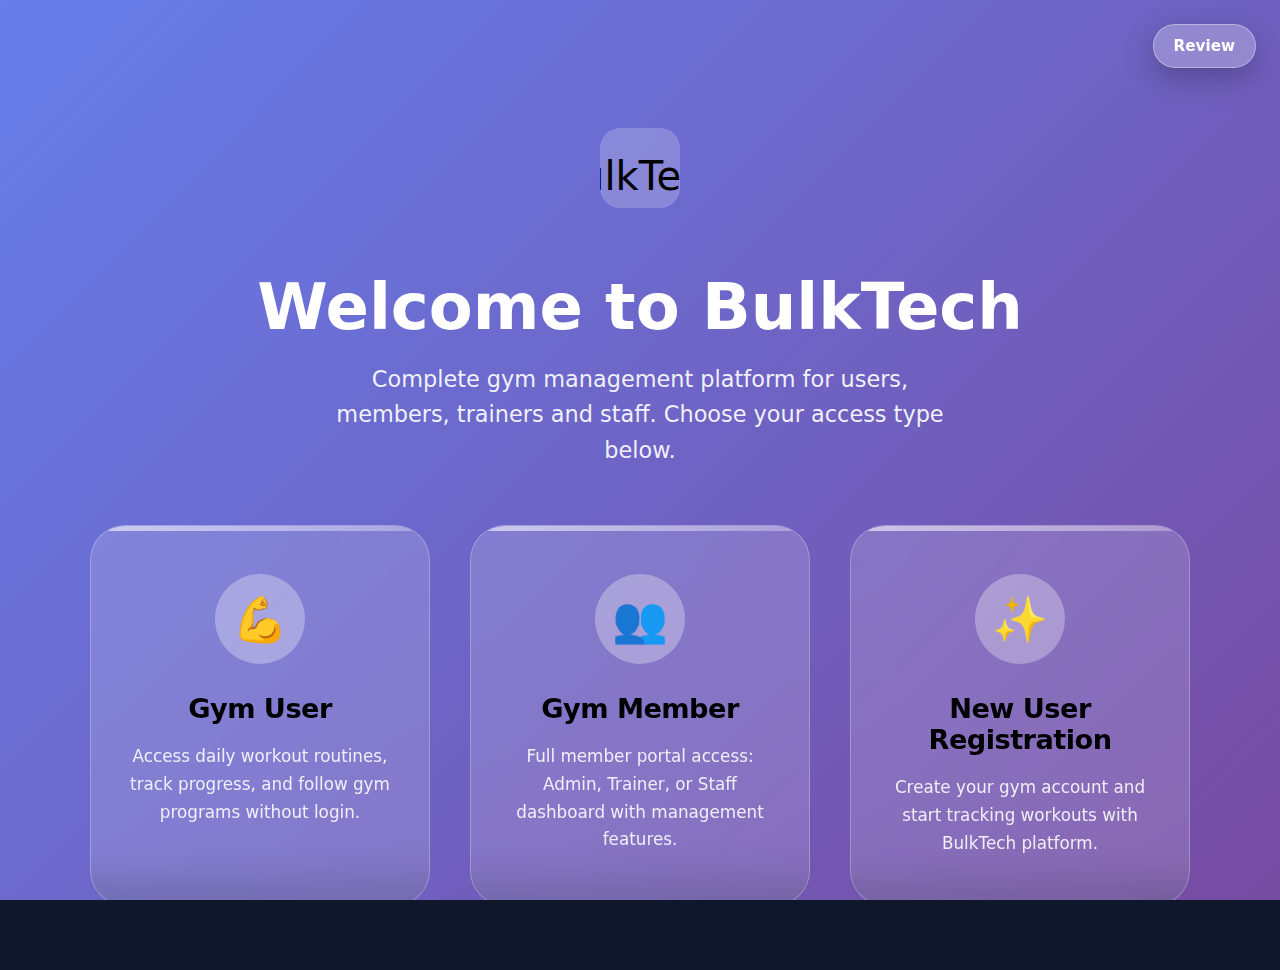
<file: src/main/resources/templates/index.html>
<!DOCTYPE html>
<html lang="en" xmlns:th="http://www.w3.org/1999/xhtml">
<head>
  <meta charset="UTF-8" />
  <meta name="viewport" content="width=device-width, initial-scale=1.0" />
  <title>BulkTech – Gym Portal</title>
  <link rel="stylesheet" th:href="@{/assets/CSS/layout.css}">

  <style>
    * {
   margin: 0;
   padding: 0;
   box-sizing: border-box;
 }

 html, body {
   width: 100%;
   height: 100%;
   overflow-x: hidden;
   font-family: system-ui, -apple-system, sans-serif;
   background: #0f172a; /* Fallback color matching dark theme */
 }

 .landing-hero {
   width: 100%;             /* Force full width */
   min-height: 100vh;       /* Full viewport height */
   padding: 8rem 2rem 4rem;

   /* Gradient fix - ensure it covers everything */
   background: linear-gradient(135deg, #667eea 0%, #764ba2 100%);
   background-size: cover;
   background-attachment: fixed;

   display: flex;
   flex-direction: column;
   align-items: center;
   justify-content: center;
   text-align: center;
   position: relative;
     .landing-hero::before {
       content: '';
       position: absolute;
       top: 0;
       left: 0;
       right: 0;
       bottom: 0;
       background: url('data:image/svg+xml,<svg xmlns="http://www.w3.org/2000/svg" viewBox="0 0 100 100"><defs><radialGradient id="a" cx="50%" cy="50%" r="50%"><stop offset="0%" stop-color="%23ffffff" stop-opacity="0.1"/><stop offset="100%" stop-color="%23ffffff" stop-opacity="0"/></radialGradient></defs><rect width="100" height="100" fill="url(%23a)"/></svg>');
       pointer-events: none;
     }
     .logo-section {
       margin-bottom: 3rem;
       z-index: 1;
       position: relative;
     }
     .logo {
       width: 80px;
       height: 80px;
       border-radius: 20px;
       background: rgba(255,255,255,0.2);
       display: flex;
       align-items: center;
       justify-content: center;
       font-size: 2.5rem;
       margin: 0 auto 1rem;
     }
     .landing-title {
       font-size: clamp(2.2rem, 6vw, 4rem);
       font-weight: 800;
       margin-bottom: 1.2rem;
       color: white;
       z-index: 1;
       position: relative;
       line-height: 1.1;
     }
     .landing-subtitle {
       font-size: clamp(1.1rem, 3.5vw, 1.4rem);
       max-width: 650px;
       margin: 0 auto 3.5rem;
       color: rgba(255,255,255,0.92);
       line-height: 1.6;
       z-index: 1;
       position: relative;
     }
     .choice-grid {
       display: grid;
       grid-template-columns: repeat(auto-fit, minmax(320px, 1fr));
       gap: 2.5rem;
       max-width: 1100px;
       width: 100%;
       z-index: 1;
       position: relative;
     }
     .choice-card {
       background: rgba(255,255,255,0.15);
       backdrop-filter: blur(25px);
       border-radius: 2.2rem;
       padding: 3rem 2.2rem;
       border: 1px solid rgba(255,255,255,0.25);
       cursor: pointer;
       transition: all 0.4s cubic-bezier(0.25, 0.46, 0.45, 0.94);
       text-decoration: none;
       color: inherit;
       position: relative;
       overflow: hidden;
     }
     .choice-card::before {
       content: '';
       position: absolute;
       top: 0;
       left: 0;
       right: 0;
       height: 5px;
       background: linear-gradient(90deg, rgba(255,255,255,0.6), rgba(255,255,255,0.3));
     }
     .choice-card:hover {
       transform: translateY(-12px) scale(1.02);
       box-shadow: 0 35px 70px rgba(0,0,0,0.4);
       background: rgba(255,255,255,0.25);
       border-color: rgba(255,255,255,0.4);
     }
     .choice-icon {
       width: 90px;
       height: 90px;
       margin: 0 auto 1.8rem;
       background: rgba(255,255,255,0.3);
       border-radius: 50%;
       display: flex;
       align-items: center;
       justify-content: center;
       font-size: 2.8rem;
       transition: all 0.3s ease;
     }
     .choice-card:hover .choice-icon {
       background: rgba(255,255,255,0.5);
       transform: scale(1.1) rotate(5deg);
     }
     .choice-title {
       font-size: 1.7rem;
       font-weight: 700;
       margin-bottom: 1.2rem;
       letter-spacing: -0.02em;
     }
     .choice-desc {
       color: rgba(255,255,255,0.88);
       line-height: 1.65;
       font-size: 1.05rem;
     }
     @media (max-width: 768px) {
       .choice-grid {
         grid-template-columns: 1fr;
         gap: 2rem;
         padding: 0 1rem;
       }
       .landing-hero {
         padding: 1.5rem 1rem;
       }
     }
    .logo {
  width: 80px;
  height: 80px;
  border-radius: 20px;
  background: rgba(255,255,255,0.2);
  display: flex;
  align-items: center;
  justify-content: center;
  margin: 0 auto 1rem;
  overflow: hidden; /* Important */
}

.logo img {
  width: 70%;
  height: 70%;
  object-fit: contain;
}
    .review-fab {
  position: fixed;
  top: 24px;
  right: 24px;

  padding: 12px 20px;
  border-radius: 999px; /* bubble shape */
  background: rgba(255, 255, 255, 0.25);
  backdrop-filter: blur(12px);

  color: white;
  font-weight: 600;
  text-decoration: none;
  font-size: 0.95rem;

  border: 1px solid rgba(255, 255, 255, 0.35);
  box-shadow: 0 10px 30px rgba(0,0,0,0.25);

  z-index: 9999;
  transition: all 0.3s ease;
}

.review-fab:hover {
  transform: translateY(-3px) scale(1.05);
  background: rgba(255, 255, 255, 0.35);
}

  </style>
</head>
<body>


<div class="landing-hero">
  <div class="logo-section">
    <div class="logo">
      <a th:href="@{/}">
      <img th:src="@{/assets/images/logo.png}" alt="BulkTech">
      </a>
    </div>
  </div>
  <a th:href="@{/review}" class="review-fab">Review</a>

  <h1 class="landing-title">Welcome to BulkTech</h1>
  <p class="landing-subtitle">
    Complete gym management platform for users, members, trainers and staff.
    Choose your access type below.
  </p>

  <div class="choice-grid">
    <a th:href="@{/logins}" class="choice-card">
      <div class="choice-icon">💪</div>
      <div class="choice-title">Gym User</div>
      <div class="choice-desc">
        Access daily workout routines, track progress, and follow gym programs without login.
      </div>
    </a>

    <a th:href="@{/memberlogin}" class="choice-card">
      <div class="choice-icon">👥</div>
      <div class="choice-title">Gym Member</div>
      <div class="choice-desc">
        Full member portal access: Admin, Trainer, or Staff dashboard with management features.
      </div>
    </a>

    <a th:href="@{/new-user}" class="choice-card">
      <div class="choice-icon">✨</div>
      <div class="choice-title">New User Registration</div>
      <div class="choice-desc">
        Create your gym account and start tracking workouts with BulkTech platform.
      </div>
    </a>
  </div>
</div>
</body>
</html>
</file>
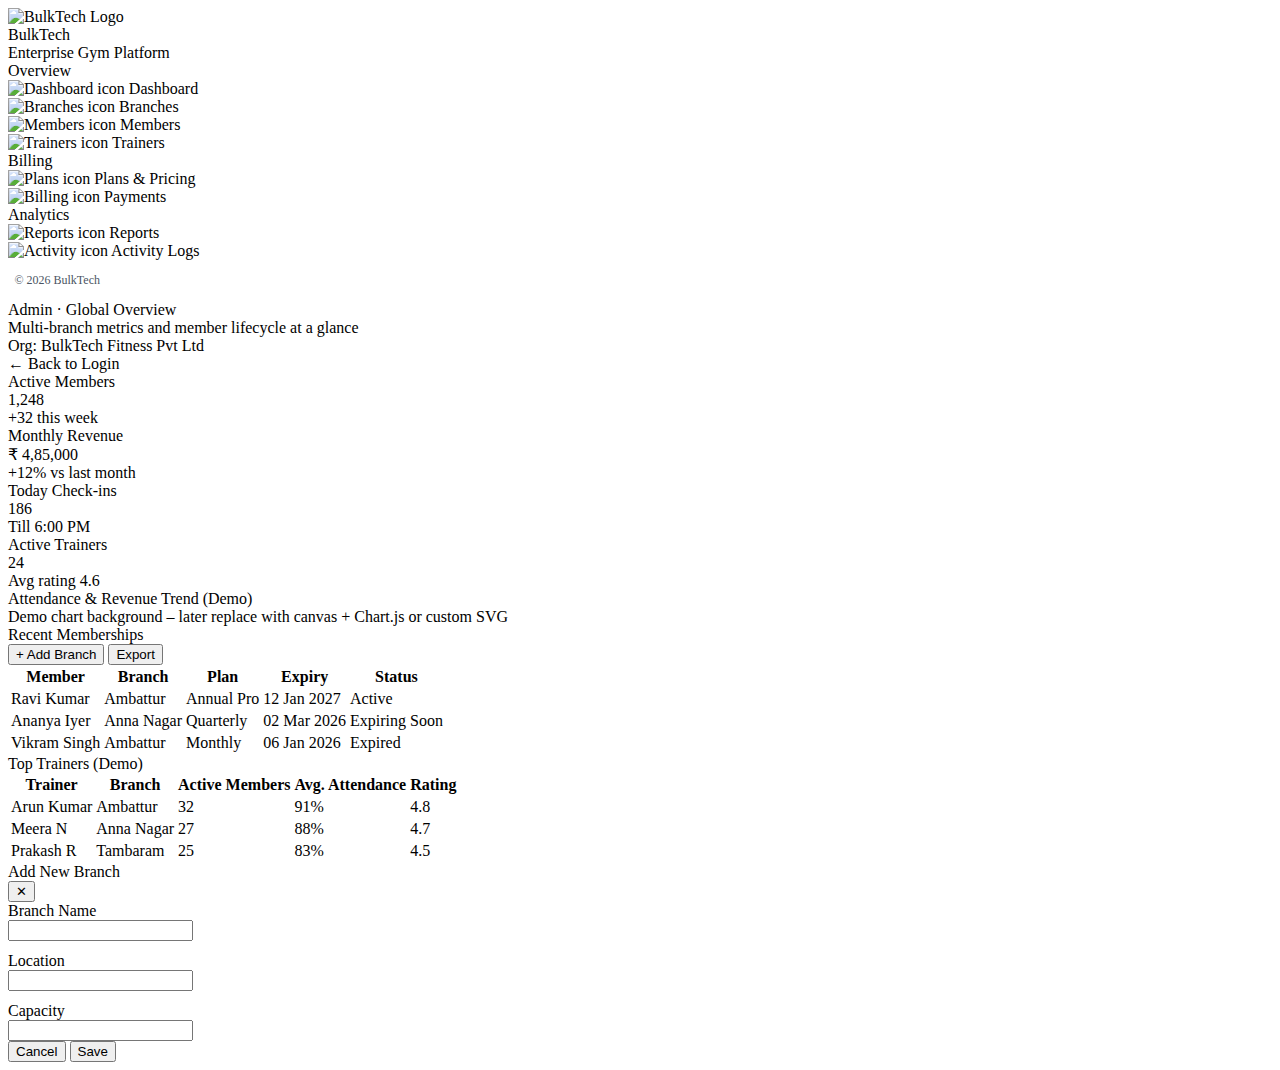
<file: src/main/resources/templates/admin-dashboard.html>
<!DOCTYPE html>
<html lang="en" xmlns:th="http://www.w3.org/1999/xhtml">
<head>
  <meta charset="UTF-8" />
  <title>BulkTech – Admin Dashboard</title>
  <link rel="stylesheet" th:href="@{/assets/CSS/layout.css}">
</head>
<body>
<aside class="sidebar">
  <div class="logo">
    <!-- Logo image placeholder -->
    <img th:src="@{/assets/images/logo.png}" alt="BulkTech Logo" />
    <div>
      <div class="logo-text-main">BulkTech</div>
      <div class="logo-text-sub">Enterprise Gym Platform</div>
    </div>
  </div>

  <div class="nav-section-title">Overview</div>
  <div class="nav-link active">
    <img th:src="@{/assets/images/dashboard.jpg}" alt="Dashboard icon" />
    Dashboard
  </div>
  <div class="nav-link">
    <img th:src="@{/assets/images/branch.jpg}" alt="Branches icon" />
    Branches
  </div>
  <div class="nav-link">
    <img th:src="@{/assets/images/members.jpg}" alt="Members icon" />
    Members
  </div>
  <div class="nav-link">
    <img th:src="@{/assets/images/trainer.jpg}" alt="Trainers icon" />
    Trainers
  </div>

  <div class="nav-section-title">Billing</div>
  <div class="nav-link">
    <img th:src="@{/assets/images/plans.png}" alt="Plans icon" />
    Plans & Pricing
  </div>
  <div class="nav-link">
    <img th:src="@{/assets/images/billing.png}" alt="Billing icon" />
    Payments
  </div>

  <div class="nav-section-title">Analytics</div>
  <div class="nav-link">
    <img th:src="@{/assets/images/reports.png}" alt="Reports icon" />
    Reports
  </div>
  <div class="nav-link">
    <img th:src="@{/assets/images/activity.png}" alt="Activity icon" />
    Activity Logs
  </div>

  <div style="margin-top:auto;font-size:.75rem;color:#4b5563;padding:.8rem .4rem;">
    © 2026 BulkTech
  </div>
</aside>

<main class="main">
  <header class="topbar">
    <div class="topbar-left">
      <div>
        <div class="topbar-title">Admin · Global Overview</div>
        <div class="topbar-sub">Multi-branch metrics and member lifecycle at a glance</div>
      </div>
    </div>
    <div class="topbar-branch">Org: BulkTech Fitness Pvt Ltd</div>
    <header class="topbar">
      <a th:href="@{/memberlogin}" style="color: var(--text-secondary); text-decoration: none;">← Back to Login</a>
    </header>
  </header>

  <section class="content">
    <div class="cards-grid">
      <div class="card">
        <div class="card-header">
          <div class="card-title">Active Members</div>
          <div class="card-icon members"></div>
        </div>
        <div class="card-value" id="activeMembers">1,248</div>
        <div class="card-sub">+32 this week</div>
      </div>
      <div class="card">
        <div class="card-header">
          <div class="card-title">Monthly Revenue</div>
          <div class="card-icon card-icon-revenue"></div>
        </div>
        <div class="card-value" id="monthlyRevenue">₹ 4,85,000</div>
        <div class="card-sub">+12% vs last month</div>
      </div>
      <div class="card">
        <div class="card-header">
          <div class="card-title">Today Check-ins</div>
          <div class="card-icon card-icon-attendance"></div>
        </div>
        <div class="card-value" id="todayCheckins">186</div>
        <div class="card-sub">Till 6:00 PM</div>
      </div>
      <div class="card">
        <div class="card-header">
          <div class="card-title">Active Trainers</div>
          <div class="card-icon card-icon-trainers"></div>
        </div>
        <div class="card-value" id="activeTrainers">24</div>
        <div class="card-sub">Avg rating 4.6</div>
      </div>
    </div>

    <div class="card chart-card">
      <div class="card-title">Attendance & Revenue Trend (Demo)</div>
      <div class="chart-placeholder" id="attendanceChart">
        <!-- Placeholder background image: images/chart-placeholder.png -->
        Demo chart background – later replace with canvas + Chart.js or custom SVG
      </div>
    </div>

    <div class="card table-card">
      <div class="table-header-row">
        <div class="card-title">Recent Memberships</div>
        <div class="table-actions">
          <button class="btn btn-ghost" onclick="openBranchModal()">+ Add Branch</button>
          <button class="btn btn-ghost">Export</button>
        </div>
      </div>
      <div class="table-wrapper">
        <table>
          <thead>
          <tr>
            <th>Member</th>
            <th>Branch</th>
            <th>Plan</th>
            <th>Expiry</th>
            <th>Status</th>
          </tr>
          </thead>
          <tbody id="recentMembersBody">
          <tr>
            <td>Ravi Kumar</td>
            <td>Ambattur</td>
            <td>Annual Pro</td>
            <td>12 Jan 2027</td>
            <td><span class="badge badge-green">Active</span></td>
          </tr>
          <tr>
            <td>Ananya Iyer</td>
            <td>Anna Nagar</td>
            <td>Quarterly</td>
            <td>02 Mar 2026</td>
            <td><span class="badge badge-amber">Expiring Soon</span></td>
          </tr>
          <tr>
            <td>Vikram Singh</td>
            <td>Ambattur</td>
            <td>Monthly</td>
            <td>06 Jan 2026</td>
            <td><span class="badge badge-red">Expired</span></td>
          </tr>
          </tbody>
        </table>
      </div>
    </div>

    <div class="card table-card">
      <div class="card-title">Top Trainers (Demo)</div>
      <div class="table-wrapper">
        <table>
          <thead>
          <tr>
            <th>Trainer</th>
            <th>Branch</th>
            <th>Active Members</th>
            <th>Avg. Attendance</th>
            <th>Rating</th>
          </tr>
          </thead>
          <tbody>
          <tr>
            <td>Arun Kumar</td>
            <td>Ambattur</td>
            <td>32</td>
            <td>91%</td>
            <td>4.8</td>
          </tr>
          <tr>
            <td>Meera N</td>
            <td>Anna Nagar</td>
            <td>27</td>
            <td>88%</td>
            <td>4.7</td>
          </tr>
          <tr>
            <td>Prakash R</td>
            <td>Tambaram</td>
            <td>25</td>
            <td>83%</td>
            <td>4.5</td>
          </tr>
          </tbody>
        </table>
      </div>
    </div>
  </section>
</main>

<!-- Modal: Add Branch -->
<div class="modal-backdrop" id="branchModal">
  <div class="modal">
    <div class="modal-header">
      <div class="modal-title">Add New Branch</div>
      <button class="btn-ghost" onclick="toggleBranchModal(false)">✕</button>
    </div>
    <div class="modal-body">
      <div style="display:flex;flex-direction:column;gap:.7rem;">
        <label>
          <span>Branch Name</span><br />
          <input id="branchNameInput" class="input" />
        </label>
        <label>
          <span>Location</span><br />
          <input id="branchLocationInput" class="input" />
        </label>
        <label>
          <span>Capacity</span><br />
          <input id="branchCapacityInput" class="input" type="number" />
        </label>
      </div>
    </div>
    <div class="modal-actions">
      <button class="btn btn-ghost" onclick="toggleBranchModal(false)">Cancel</button>
      <button class="btn btn-primary" onclick="saveBranch()">Save</button>
    </div>
  </div>
</div>

<script>
  function openBranchModal() {
    toggleBranchModal(true);
  }

  function toggleBranchModal(show) {
    const modal = document.getElementById("branchModal");
    modal.style.display = show ? "flex" : "none";
  }

  function saveBranch() {
    const name = document.getElementById("branchNameInput").value.trim();
    const location = document.getElementById("branchLocationInput").value.trim();
    const capacity = document.getElementById("branchCapacityInput").value.trim();

    if (!name) {
      alert("Enter branch name");
      return;
    }
    alert(
      "Branch '" + name + "' at " + location + " (capacity " + capacity + ") saved (demo only)."
    );
    toggleBranchModal(false);
  }

  // Demo: simulate check-ins growing
  document.addEventListener("DOMContentLoaded", () => {
    const checkins = document.getElementById("todayCheckins");
    let value = 186;
    setInterval(() => {
      value += Math.round(Math.random() * 3);
      checkins.textContent = value;
    }, 5000);
  });
</script>
</body>
</html>
</file>
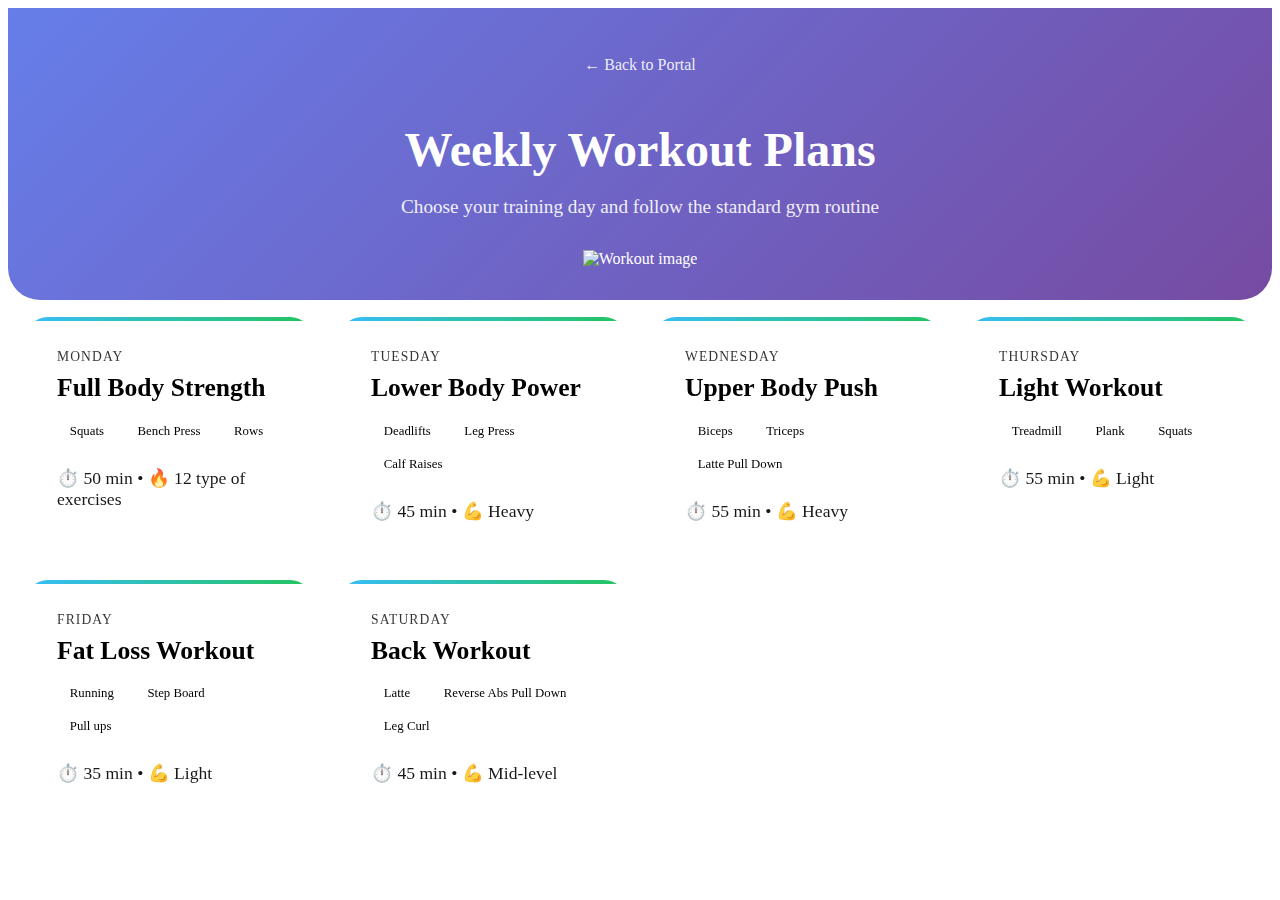
<file: src/main/resources/templates/daily.html>
<!DOCTYPE html>
<html lang="en" xmlns:th="http://www.w3.org/1999/xhtml">
<head>
  <meta charset="UTF-8" />
  <title>BulkTech – Weekly Workouts</title>
  <link rel="stylesheet" th:href="@{/assets/CSS/layout.css}">
  <style>
    .hero-section {
      background: linear-gradient(135deg, #667eea 0%, #764ba2 100%);
      color: white;
      padding: 3rem 1.5rem 2rem;
      text-align: center;
      border-radius: 0 0 2rem 2rem;
    }
    .back-btn {
      display: inline-flex;
      align-items: center;
      gap: 0.5rem;
      color: rgba(255,255,255,0.9);
      text-decoration: none;
      font-weight: 500;
      margin-bottom: 1rem;
      transition: color 0.2s;
    }
    .back-btn:hover {
      color: white;
    }
    .hero-title {
      font-size: clamp(2rem, 5vw, 3rem);
      margin-bottom: 0.5rem;
    }
    .hero-subtitle {
      font-size: 1.2rem;
      opacity: 0.9;
      margin-bottom: 2rem;
    }
    .workout-grid {
      display: grid;
      grid-template-columns: repeat(auto-fit, minmax(280px, 1fr));
      gap: 1.5rem;
      padding: 1rem;
    }
    .workout-card {
      background: rgba(255,255,255,0.1);
      backdrop-filter: blur(20px);
      border-radius: 1.5rem;
      padding: 2rem;
      border: 1px solid rgba(255,255,255,0.2);
      cursor: pointer;
      transition: all 0.3s ease;
      text-decoration: none;
      color: inherit;
      position: relative;
      overflow: hidden;
    }
    .workout-card::before {
      content: '';
      position: absolute;
      top: 0;
      left: 0;
      right: 0;
      height: 4px;
      background: linear-gradient(90deg, #38bdf8, #22c55e);
    }
    .workout-card:hover {
      transform: translateY(-10px);
      box-shadow: 0 25px 50px rgba(0,0,0,0.3);
      background: rgba(255,255,255,0.2);
    }
    .workout-day {
      font-size: 0.85rem;
      text-transform: uppercase;
      letter-spacing: 0.08em;
      opacity: 0.8;
      margin-bottom: 0.5rem;
    }
    .workout-title {
      font-size: 1.6rem;
      font-weight: 700;
      margin-bottom: 1rem;
    }
    .workout-focus {
      display: flex;
      flex-wrap: wrap;
      gap: 0.5rem;
      margin-bottom: 1.5rem;
    }
    .focus-tag {
      background: rgba(255,255,255,0.2);
      padding: 0.3rem 0.8rem;
      border-radius: 999px;
      font-size: 0.8rem;
      font-weight: 500;
    }
    .workout-duration {
      font-size: 1.1rem;
      opacity: 0.9;
    }
    .workout {
  flex-grow: 1;
  width: 100%;
  object-fit: cover;
}
  </style>
</head>
<body>
<div class="hero-section">
  <a th:href="@{/index}" class="back-btn">← Back to Portal</a>
  <h1 class="hero-title">Weekly Workout Plans</h1>
  <p class="hero-subtitle">Choose your training day and follow the standard gym routine</p>
  <img class="workout" th:src="@{/assets/images/workout.jpg}" alt="Workout image">
</div>

<main class="main">
  <section class="content">
    <div class="workout-grid">
      <a href="#" class="workout-card" onclick="selectWorkout(1)">
        <div class="workout-day">Monday</div>
        <div class="workout-title">Full Body Strength</div>
        <div class="workout-focus">
          <span class="focus-tag">Squats</span>
          <span class="focus-tag">Bench Press</span>
          <span class="focus-tag">Rows</span>
        </div>
        <div class="workout-duration">⏱️ 50 min • 🔥 12 type of exercises</div>
      </a>

      <a href="#" class="workout-card" onclick="selectWorkout(2)">
        <div class="workout-day">Tuesday</div>
        <div class="workout-title">Lower Body Power</div>
        <div class="workout-focus">
          <span class="focus-tag">Deadlifts</span>
          <span class="focus-tag">Leg Press</span>
          <span class="focus-tag">Calf Raises</span>
        </div>
        <div class="workout-duration">⏱️ 45 min • 💪 Heavy</div>
      </a>

      <a href="#" class="workout-card" onclick="selectWorkout(3)">
        <div class="workout-day">Wednesday</div>
        <div class="workout-title">Upper Body Push</div>
        <div class="workout-focus">
          <span class="focus-tag">Biceps</span>
          <span class="focus-tag">Triceps</span>
          <span class="focus-tag">Latte Pull Down</span>
        </div>
        <div class="workout-duration">⏱️ 55 min • 💪 Heavy</div>
      </a>

      <a href="#" class="workout-card" onclick="selectWorkout(4)">
        <div class="workout-day">Thursday</div>
        <div class="workout-title">Light Workout</div>
        <div class="workout-focus">
          <span class="focus-tag">Treadmill</span>
          <span class="focus-tag">Plank</span>
          <span class="focus-tag">Squats</span>
        </div>
        <div class="workout-duration">⏱️ 55 min • 💪 Light</div>
      </a>

      <a href="#" class="workout-card" onclick="selectWorkout(5)">
        <div class="workout-day">Friday</div>
        <div class="workout-title">Fat Loss Workout</div>
        <div class="workout-focus">
          <span class="focus-tag">Running</span>
          <span class="focus-tag">Step Board</span>
          <span class="focus-tag">Pull ups</span>
        </div>
        <div class="workout-duration">⏱️ 35 min • 💪 Light</div>
      </a>

      <a href="#" class="workout-card" onclick="selectWorkout(4)">
        <div class="workout-day">Saturday</div>
        <div class="workout-title">Back Workout</div>
        <div class="workout-focus">
          <span class="focus-tag">Latte</span>
          <span class="focus-tag">Reverse Abs Pull Down</span>
          <span class="focus-tag">Leg Curl</span>
        </div>
        <div class="workout-duration">⏱️ 45 min • 💪 Mid-level</div>
      </a>
    </div>
  </section>
</main>
</body>
</file>
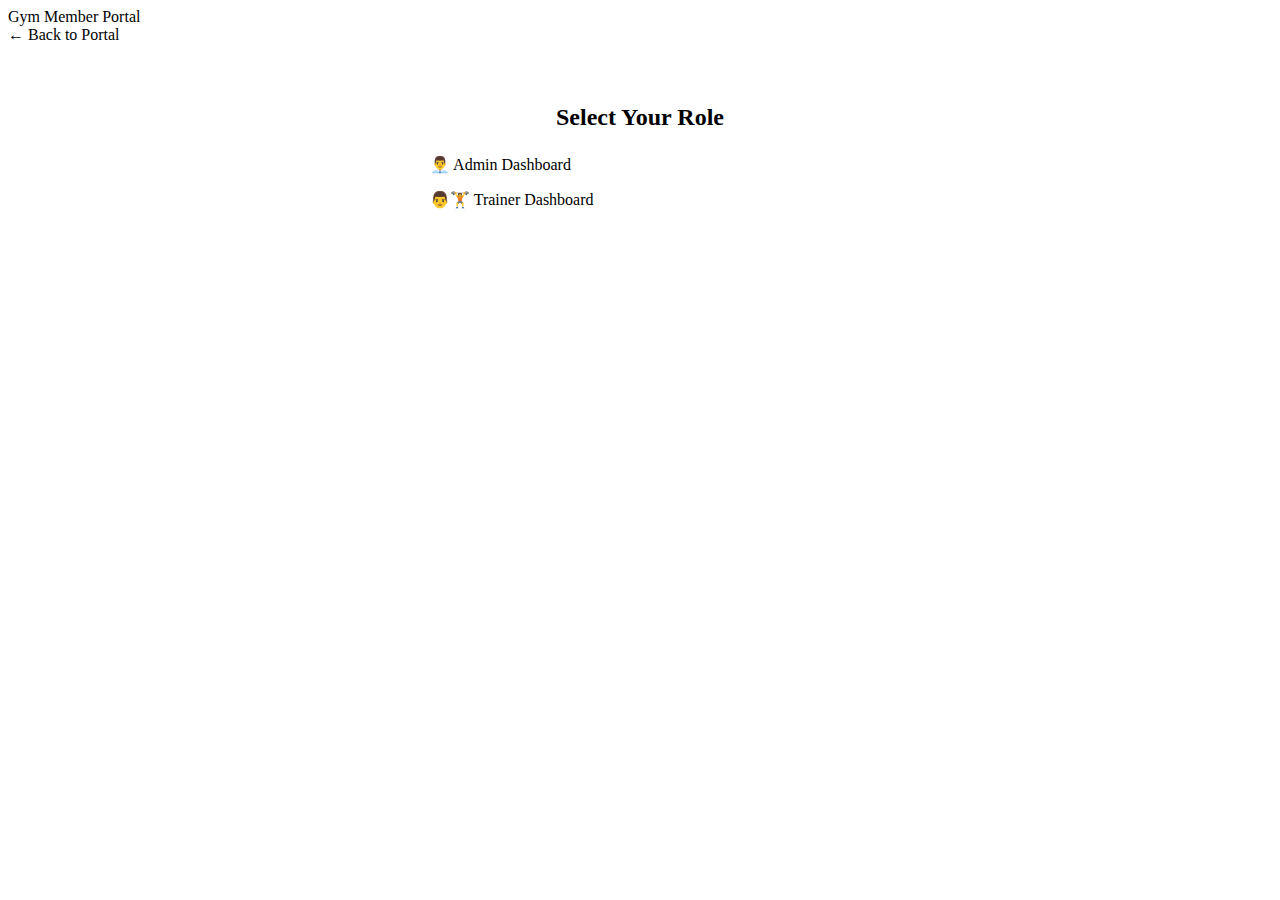
<file: src/main/resources/templates/memberlogin.html>
<!DOCTYPE html>
<html lang="en" xmlns:th="http://www.w3.org/1999/xhtml">
<head>
  <meta charset="UTF-8" />
  <title>BulkTech – Member Login</title>
  <link rel="stylesheet" th:href="@{/assets/CSS/layout.css}">
</head>
<body>
<main class="main">
  <header class="topbar">
    <div class="topbar-title">Gym Member Portal</div>
    <a th:href="@{/index}" style="color: var(--text-secondary); text-decoration: none;">← Back to Portal</a>
  </header>

  <section class="content" style="max-width: 500px; margin: 0 auto;">
    <div class="card" style="padding: 2.5rem;">
      <h2 style="text-align: center; margin-bottom: 1.5rem;">Select Your Role</h2>

      <div style="display: flex; flex-direction: column; gap: 1rem; margin-bottom: 2rem;">
        <a class="btn btn-primary" th:href="@{/login/Admin}">
          👨‍💼 Admin Dashboard
        </a>
        <a class="btn btn-primary" th:href="@{/login/Trainer}">
          👨‍🏋️ Trainer Dashboard
        </a>
      </div>


    </div>
  </section>
</main>


</body>
</html>
</file>
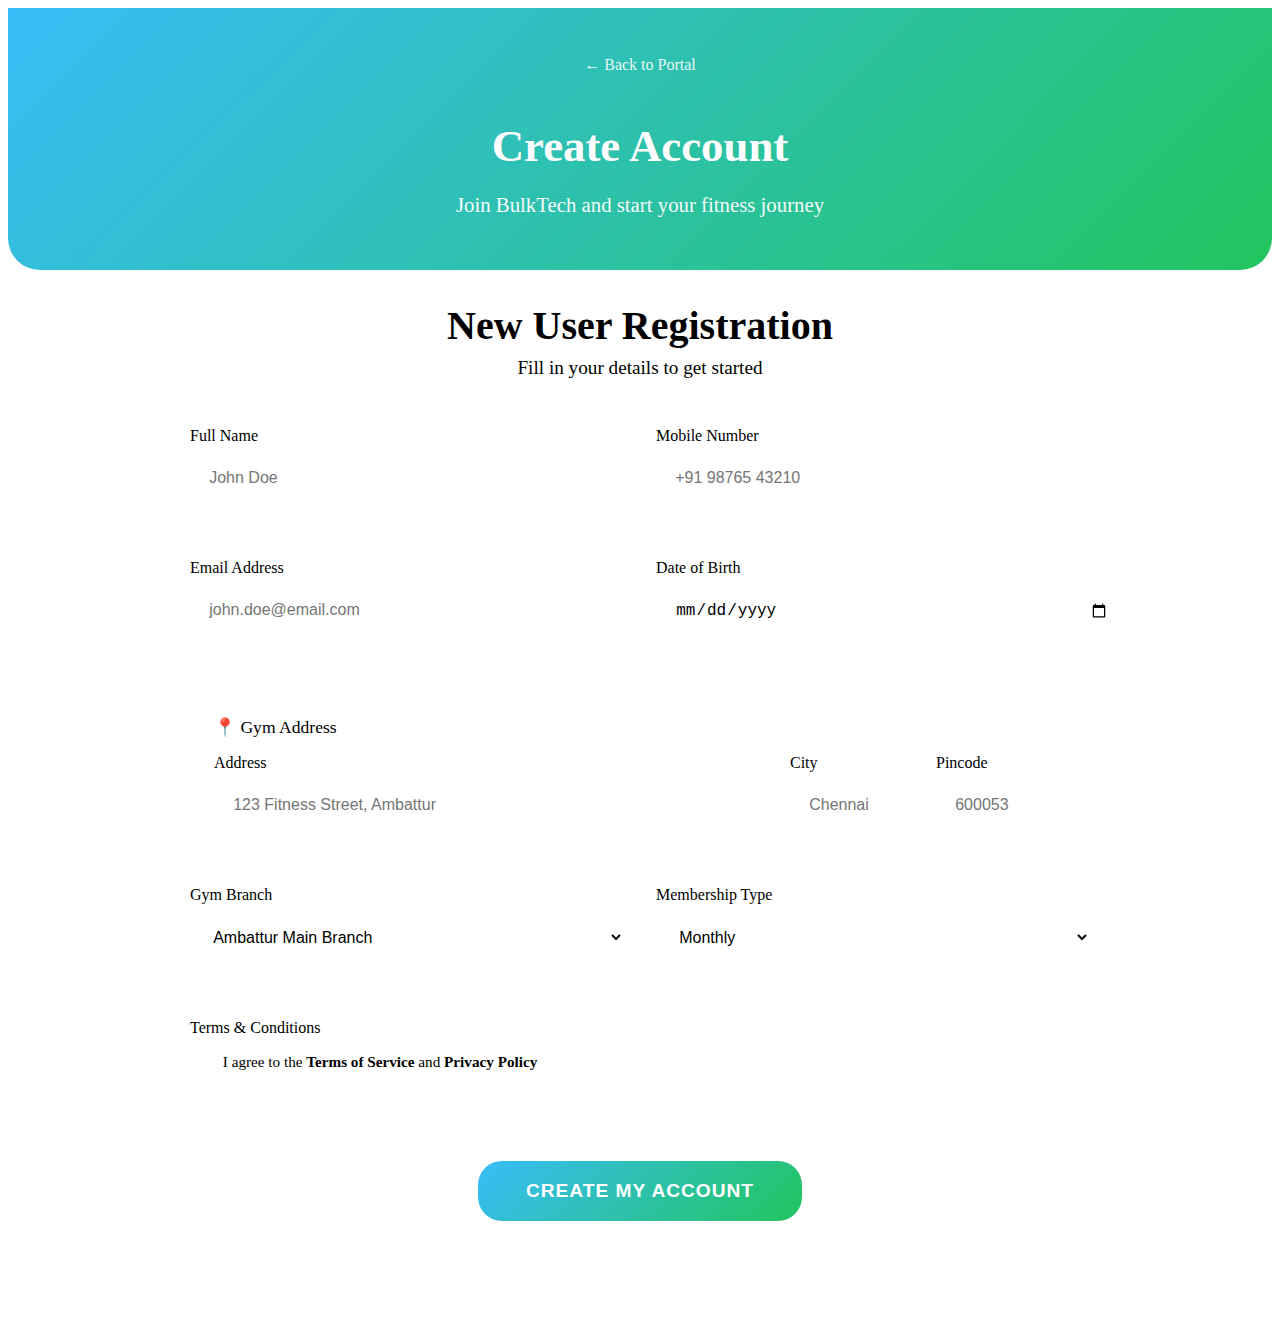
<file: src/main/resources/templates/new-user.html>
<!DOCTYPE html>
<html lang="en" xmlns:th="http://www.w3.org/1999/xhtml">
<head>
    <meta charset="UTF-8" />
    <title>BulkTech – New User Registration</title>
    <link rel="stylesheet" th:href="@{/assets/CSS/layout.css}">
    <style>
        .reg-hero {
          background: linear-gradient(135deg, #38bdf8, #22c55e);
          color: white;
          padding: 3rem 1.5rem 2rem;
          text-align: center;
          border-radius: 0 0 2rem 2rem;
        }
        .back-btn {
          display: inline-flex;
          align-items: center;
          gap: 0.5rem;
          color: rgba(255,255,255,0.9);
          text-decoration: none;
          font-weight: 500;
          margin-bottom: 1rem;
        }
        .reg-main {
          max-width: 900px;
          margin: 0 auto;
          padding: 2rem 1rem;
        }
        .form-header {
          text-align: center;
          margin-bottom: 3rem;
        }
        .form-title {
          font-size: 2.5rem;
          font-weight: 800;
          margin-bottom: 0.5rem;
        }
        .form-subtitle {
          font-size: 1.2rem;
          color: var(--text-secondary);
        }
        .form-grid {
          display: grid;
          grid-template-columns: 1fr 1fr;
          gap: 2rem;
          margin-bottom: 2rem;
        }
        .form-group {
          margin-bottom: 1.5rem;
        }
        .form-label {
          display: block;
          margin-bottom: 0.5rem;
          font-weight: 500;
          color: var(--text-primary);
        }
        .form-input {
          width: 100%;
          padding: 1rem 1.2rem;
          border: 2px solid var(--border);
          border-radius: 1rem;
          background: var(--bg-card);
          color: var(--text-primary);
          font-size: 1rem;
          transition: all 0.2s ease;
        }
        .form-input:focus {
          outline: none;
          border-color: var(--accent-primary);
          box-shadow: 0 0 0 4px rgba(56,189,248,0.1);
        }
        .form-row {
          display: flex;
          gap: 1rem;
        }
        .form-col {
          flex: 1;
        }
        .address-section {
          grid-column: 1 / -1;
          background: var(--bg-card);
          padding: 1.5rem;
          border-radius: 1rem;
          border: 1px solid var(--border);
        }
        .address-grid {
          display: grid;
          grid-template-columns: 2fr 1fr;
          gap: 1.5rem;
        }
        .checkbox-group {
          display: flex;
          align-items: flex-start;
          gap: 0.8rem;
          margin-top: 1rem;
        }
        .checkbox-custom {
          width: 20px;
          height: 20px;
          border: 2px solid var(--border);
          border-radius: 0.4rem;
          cursor: pointer;
          position: relative;
        }
        .checkbox-custom:checked {
          background: var(--accent-primary);
          border-color: var(--accent-primary);
        }
        .checkbox-custom:checked::after {
          content: '✓';
          position: absolute;
          top: 50%;
          left: 50%;
          transform: translate(-50%, -50%);
          color: white;
          font-weight: bold;
          font-size: 0.8rem;
        }
        .submit-section {
          grid-column: 1 / -1;
          text-align: center;
          padding: 2rem;
          background: var(--bg-card);
          border-radius: 1.5rem;
          border: 2px solid var(--border);
        }
        .submit-btn {
    background: linear-gradient(135deg, var(--accent-primary), var(--accent-secondary));
  color: white !important;  /* Add this line */
  border: none;
  padding: 1.2rem 3rem;
  font-size: 1.2rem;
  font-weight: 700;
  border-radius: 1.5rem;
  cursor: pointer;
  transition: all 0.3s ease;
  text-transform: uppercase;
  letter-spacing: 0.05em;
        }
        .submit-btn:hover {
          transform: translateY(-3px);
          box-shadow: 0 20px 40px rgba(56,189,248,0.4);
        }
        @media (max-width: 768px) {
          .form-grid, .address-grid {
            grid-template-columns: 1fr;
          }
        }
    </style>
</head>
<body>
<div class="reg-hero">
    <a th:href="@{/index}" class="back-btn">← Back to Portal</a>
    <h1 style="font-size: 2.8rem; margin-bottom: 0.5rem;">Create Account</h1>
    <p style="font-size: 1.3rem; opacity: 0.95;">Join BulkTech and start your fitness journey</p>
</div>

<main class="main">
    <section class="reg-main">
        <div class="form-header">
            <div class="form-title">New User Registration</div>
            <div class="form-subtitle">Fill in your details to get started</div>
        </div>

        <form class="form-grid">
            <!-- Personal Info -->
            <div class="form-group form-col">
                <label class="form-label">Full Name</label>
                <input type="text" class="form-input" placeholder="John Doe" required />
            </div>
            <div class="form-group form-col">
                <label class="form-label">Mobile Number</label>
                <input type="tel" class="form-input" placeholder="+91 98765 43210" required />
            </div>

            <div class="form-group form-col">
                <label class="form-label">Email Address</label>
                <input type="email" class="form-input" placeholder="john.doe@email.com" required />
            </div>
            <div class="form-group form-col">
                <label class="form-label">Date of Birth</label>
                <input type="date" class="form-input" required />
            </div>

            <!-- Address Section -->
            <div class="address-section">
                <div class="form-label" style="font-size: 1.1rem; margin-bottom: 1rem;">📍 Gym Address</div>
                <div class="address-grid">
                    <div>
                        <label class="form-label">Address</label>
                        <input type="text" class="form-input" placeholder="123 Fitness Street, Ambattur" />
                    </div>
                    <div class="form-row">
                        <div>
                            <label class="form-label">City</label>
                            <input type="text" class="form-input" placeholder="Chennai" />
                        </div>
                        <div>
                            <label class="form-label">Pincode</label>
                            <input type="text" class="form-input" placeholder="600053" />
                        </div>
                    </div>
                </div>
            </div>

            <!-- Gym Details -->
            <div class="form-group form-col">
                <label class="form-label">Gym Branch</label>
                <select class="form-input">
                    <option>Ambattur Main Branch</option>
                    <option>Anna Nagar</option>
                    <option>Tambaram</option>
                </select>
            </div>
            <div class="form-group form-col">
                <label class="form-label">Membership Type</label>
                <select class="form-input">
                    <option>Monthly</option>
                    <option>Quarterly</option>
                    <option>Annual</option>
                </select>
            </div>

            <!-- Terms -->
            <div class="form-group" style="grid-column: 1 / -1;">
                <label class="form-label">Terms & Conditions</label>
                <div class="checkbox-group">
                    <div class="checkbox-custom" onclick="toggleCheckbox(this)"></div>
                    <div style="font-size: 0.95rem;">
                        I agree to the <strong>Terms of Service</strong> and <strong>Privacy Policy</strong>
                    </div>
                </div>
            </div>

            <!-- Submit -->
            <div class="submit-section">
                <button type="submit" class="submit-btn" style="color: #ffffff !important; background: linear-gradient(135deg, #38bdf8, #22c55e) !important;">Create My Account</button>

            </div>
        </form>
    </section>
</main>

<script>
    function toggleCheckbox(el) {
      el.classList.toggle('checked');
    }

    document.querySelector('form').addEventListener('submit', function(e) {
      e.preventDefault();
      alert('🎉 Account created successfully! Welcome to BulkTech.\n\nLater: POST to /api/register endpoint.');
      window.location.href = 'daily-workout.html';
    });
</script>
</body>
</html>
</file>
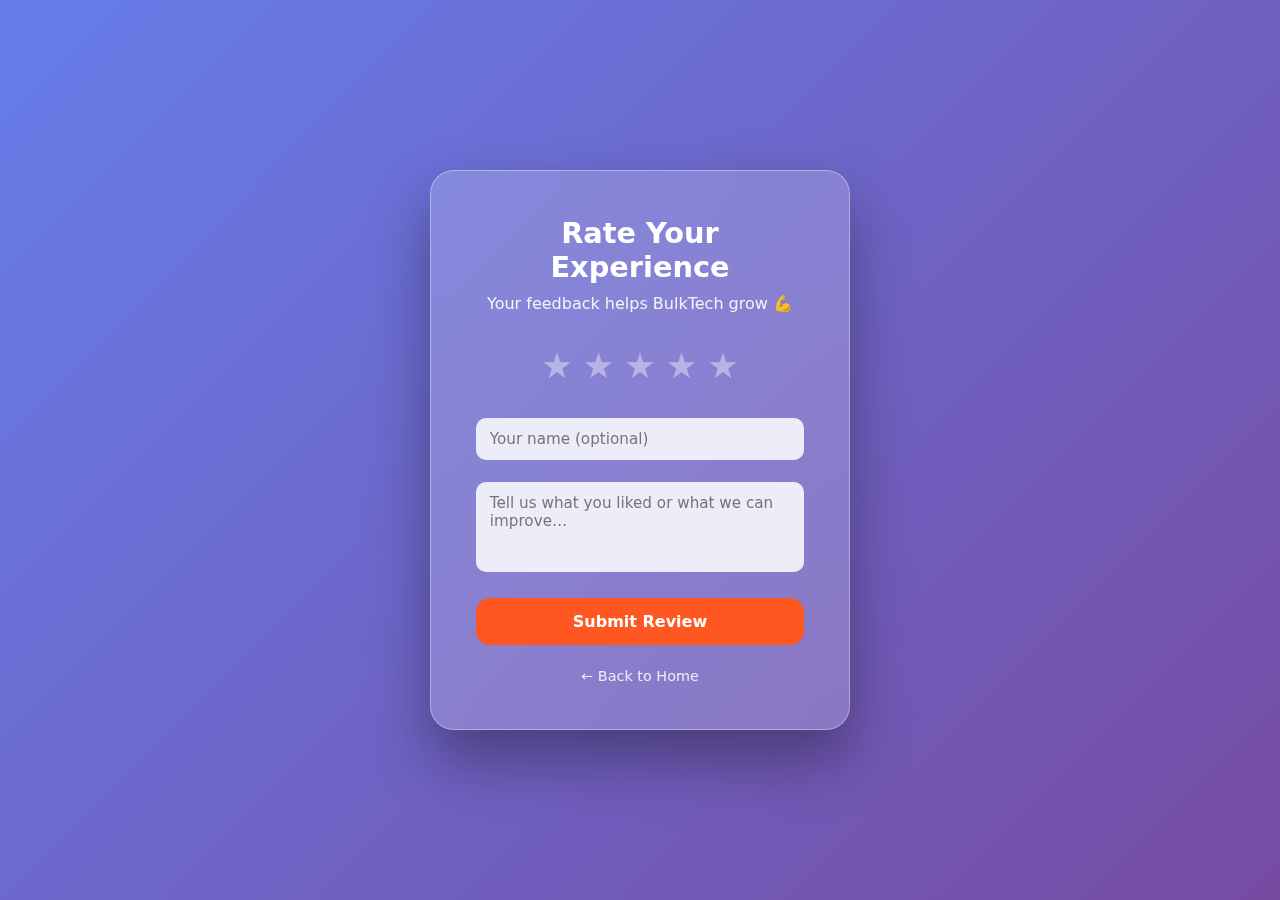
<file: src/main/resources/templates/review.html>
<!DOCTYPE html>
<html lang="en" xmlns:th="http://www.w3.org/1999/xhtml">
<head>
  <meta charset="UTF-8">
  <title>BulkTech | Review</title>
  <meta name="viewport" content="width=device-width, initial-scale=1.0">

  <style>
    * {
      margin: 0;
      padding: 0;
      box-sizing: border-box;
      font-family: system-ui, -apple-system, sans-serif;
    }

    body {
      min-height: 100vh;
      background: linear-gradient(135deg, #667eea, #764ba2);
      display: flex;
      align-items: center;
      justify-content: center;
    }

    .review-card {
      width: 100%;
      max-width: 420px;
      padding: 2.8rem;
      border-radius: 24px;
      background: rgba(255,255,255,0.18);
      backdrop-filter: blur(25px);
      border: 1px solid rgba(255,255,255,0.35);
      box-shadow: 0 30px 60px rgba(0,0,0,0.35);
      color: white;
    }

    .review-card h2 {
      text-align: center;
      margin-bottom: 0.6rem;
      font-size: 1.8rem;
    }

    .review-card p {
      text-align: center;
      opacity: 0.9;
      margin-bottom: 2rem;
    }

    .stars {
      display: flex;
      justify-content: center;
      gap: 10px;
      margin-bottom: 2rem;
    }

    .stars input {
      display: none;
    }

    .stars label {
      font-size: 2.2rem;
      cursor: pointer;
      opacity: 0.4;
      transition: 0.2s;
    }

    .stars input:checked ~ label,
    .stars label:hover,
    .stars label:hover ~ label {
      opacity: 1;
      color: gold;
    }

    .form-group {
      margin-bottom: 1.4rem;
    }

    input, textarea {
      width: 100%;
      padding: 12px 14px;
      border-radius: 10px;
      border: none;
      outline: none;
      background: rgba(255,255,255,0.85);
      font-size: 0.95rem;
    }

    textarea {
      resize: none;
      min-height: 90px;
    }

    button {
      width: 100%;
      padding: 14px;
      border-radius: 14px;
      border: none;
      cursor: pointer;
      font-size: 1rem;
      font-weight: 600;
      background: #ff5722;
      color: white;
      transition: 0.3s;
    }

    button:hover {
      background: #e64a19;
      transform: translateY(-2px);
    }

    .back-link {
      display: block;
      text-align: center;
      margin-top: 1.4rem;
      color: rgba(255,255,255,0.85);
      text-decoration: none;
      font-size: 0.9rem;
    }

    .back-link:hover {
      text-decoration: underline;
    }
  </style>
</head>

<body>

<div class="review-card">
  <h2>Rate Your Experience</h2>
  <p>Your feedback helps BulkTech grow 💪</p>

  <form th:action="@{/submit-review}" method="post">

    <!-- STAR RATING -->
    <div class="stars">
      <input type="radio" name="rating" id="star5" value="5"><label for="star5">★</label>
      <input type="radio" name="rating" id="star4" value="4"><label for="star4">★</label>
      <input type="radio" name="rating" id="star3" value="3"><label for="star3">★</label>
      <input type="radio" name="rating" id="star2" value="2"><label for="star2">★</label>
      <input type="radio" name="rating" id="star1" value="1"><label for="star1">★</label>
    </div>

    <!-- NAME -->
    <div class="form-group">
      <input type="text" name="username" placeholder="Your name (optional)">
    </div>

    <!-- MESSAGE -->
    <div class="form-group">
      <textarea name="message" placeholder="Tell us what you liked or what we can improve…"></textarea>
    </div>

    <button type="submit">Submit Review</button>
  </form>

  <a th:href="@{/index}" class="back-link">← Back to Home</a>
</div>

</body>
</html>
</file>
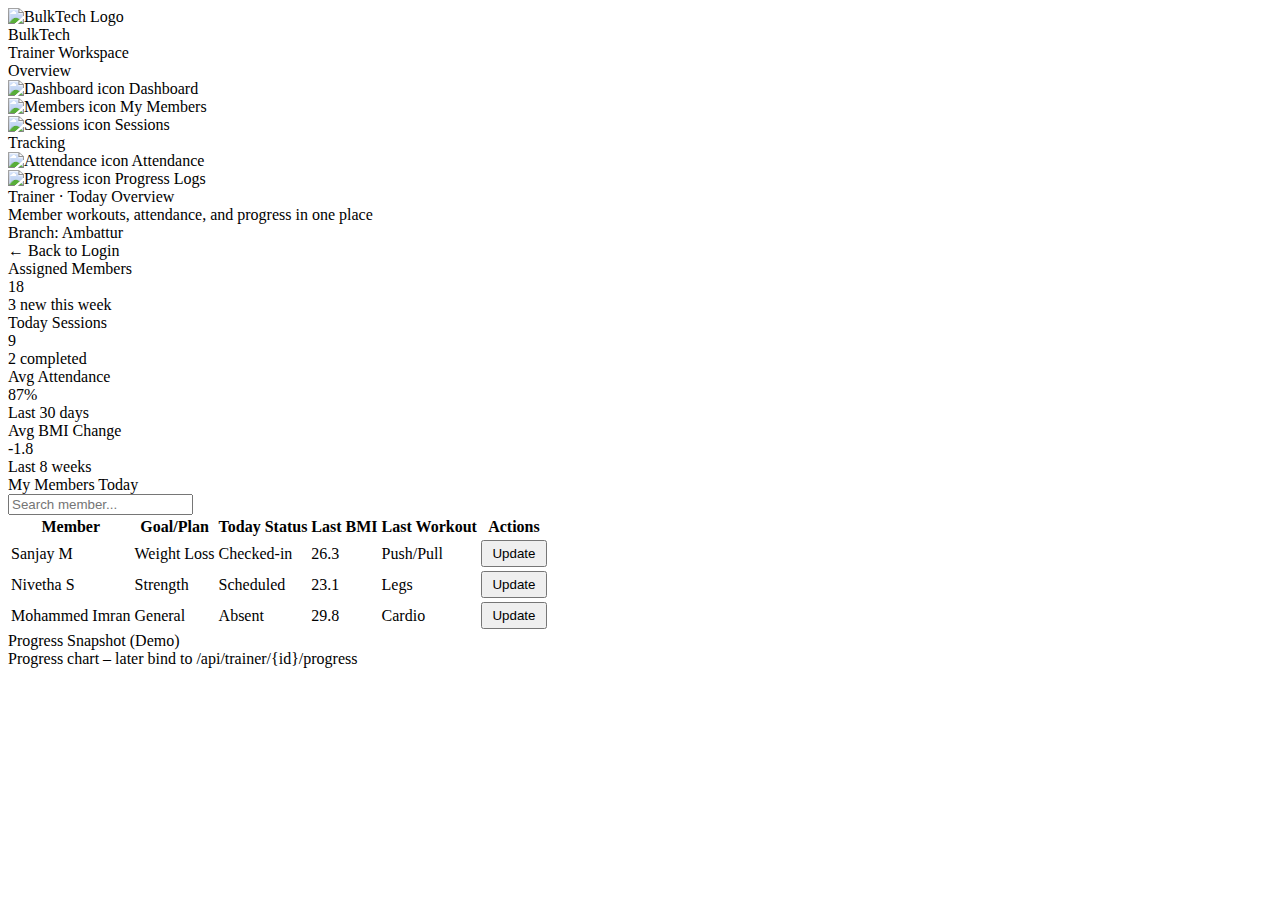
<file: src/main/resources/templates/trainer-dashboard.html>
<!DOCTYPE html>
<html lang="en" xmlns:th="http://www.w3.org/1999/xhtml">
<head>
  <meta charset="UTF-8" />
  <title>BulkTech – Trainer Dashboard</title>
  <link rel="stylesheet" th:href="@{/assets/CSS/layout.css}">

</head>
<body>
<aside class="sidebar">
  <div class="logo">
    <img th:src="@{/assets/images/logo.png}" alt="BulkTech Logo" />
    <div>
      <div class="logo-text-main">BulkTech</div>
      <div class="logo-text-sub">Trainer Workspace</div>
    </div>
  </div>

  <div class="nav-section-title">Overview</div>
  <div class="nav-link active">
    <img th:src="@{/assets/images/dashboard.jpg}" alt="Dashboard icon" />
    Dashboard
  </div>
  <div class="nav-link">
    <img th:src="@{/assets/images/members.jpg}" alt="Members icon" />
    My Members
  </div>
  <div class="nav-link">
    <img th:src="@{/assets/images/sessions.jpg}" alt="Sessions icon" />
    Sessions
  </div>

  <div class="nav-section-title">Tracking</div>
  <div class="nav-link">
    <img th:src="@{/assets/images/icon-attendance.png}" alt="Attendance icon" />
    Attendance
  </div>
  <div class="nav-link">
    <img th:src="@{/assets/images/icon-progress.png}" alt="Progress icon" />
    Progress Logs
  </div>
</aside>

<main class="main">
  <header class="topbar">
    <div class="topbar-left">
      <div>
        <div class="topbar-title">Trainer · Today Overview</div>
        <div class="topbar-sub">Member workouts, attendance, and progress in one place</div>
      </div>
    </div>
    <div class="topbar-branch">Branch: Ambattur</div>
    <header class="topbar">
      <a th:href="@{/memberlogin}" style="color: var(--text-secondary); text-decoration: none;">← Back to Login</a>
    </header>
  </header>

  <section class="content">
    <div class="cards-grid">
      <div class="card">
        <div class="card-header">
          <div class="card-title">Assigned Members</div>
        </div>
        <div class="card-value">18</div>
        <div class="card-sub">3 new this week</div>
      </div>
      <div class="card">
        <div class="card-header">
          <div class="card-title">Today Sessions</div>
        </div>
        <div class="card-value">9</div>
        <div class="card-sub">2 completed</div>
      </div>
      <div class="card">
        <div class="card-header">
          <div class="card-title">Avg Attendance</div>
        </div>
        <div class="card-value">87%</div>
        <div class="card-sub">Last 30 days</div>
      </div>
      <div class="card">
        <div class="card-header">
          <div class="card-title">Avg BMI Change</div>
        </div>
        <div class="card-value">-1.8</div>
        <div class="card-sub">Last 8 weeks</div>
      </div>
    </div>

    <div class="card table-card">
      <div class="table-header-row">
        <div class="card-title">My Members Today</div>
        <div class="table-actions">
          <input class="input" placeholder="Search member..." style="max-width:200px;" />
        </div>
      </div>
      <div class="table-wrapper">
        <table>
          <thead>
          <tr>
            <th>Member</th>
            <th>Goal/Plan</th>
            <th>Today Status</th>
            <th>Last BMI</th>
            <th>Last Workout</th>
            <th>Actions</th>
          </tr>
          </thead>
          <tbody>
          <tr>
            <td>Sanjay M</td>
            <td>Weight Loss</td>
            <td><span class="badge badge-green">Checked-in</span></td>
            <td>26.3</td>
            <td>Push/Pull</td>
            <td><button class="btn btn-ghost" style="padding:.25rem .6rem;">Update</button></td>
          </tr>
          <tr>
            <td>Nivetha S</td>
            <td>Strength</td>
            <td><span class="badge badge-amber">Scheduled</span></td>
            <td>23.1</td>
            <td>Legs</td>
            <td><button class="btn btn-ghost" style="padding:.25rem .6rem;">Update</button></td>
          </tr>
          <tr>
            <td>Mohammed Imran</td>
            <td>General</td>
            <td><span class="badge badge-red">Absent</span></td>
            <td>29.8</td>
            <td>Cardio</td>
            <td><button class="btn btn-ghost" style="padding:.25rem .6rem;">Update</button></td>
          </tr>
          </tbody>
        </table>
      </div>
    </div>

    <div class="card chart-card">
      <div class="card-title">Progress Snapshot (Demo)</div>
      <div class="chart-placeholder">
        Progress chart – later bind to /api/trainer/{id}/progress
      </div>
    </div>
  </section>
</main>
</body>
</html>
</file>
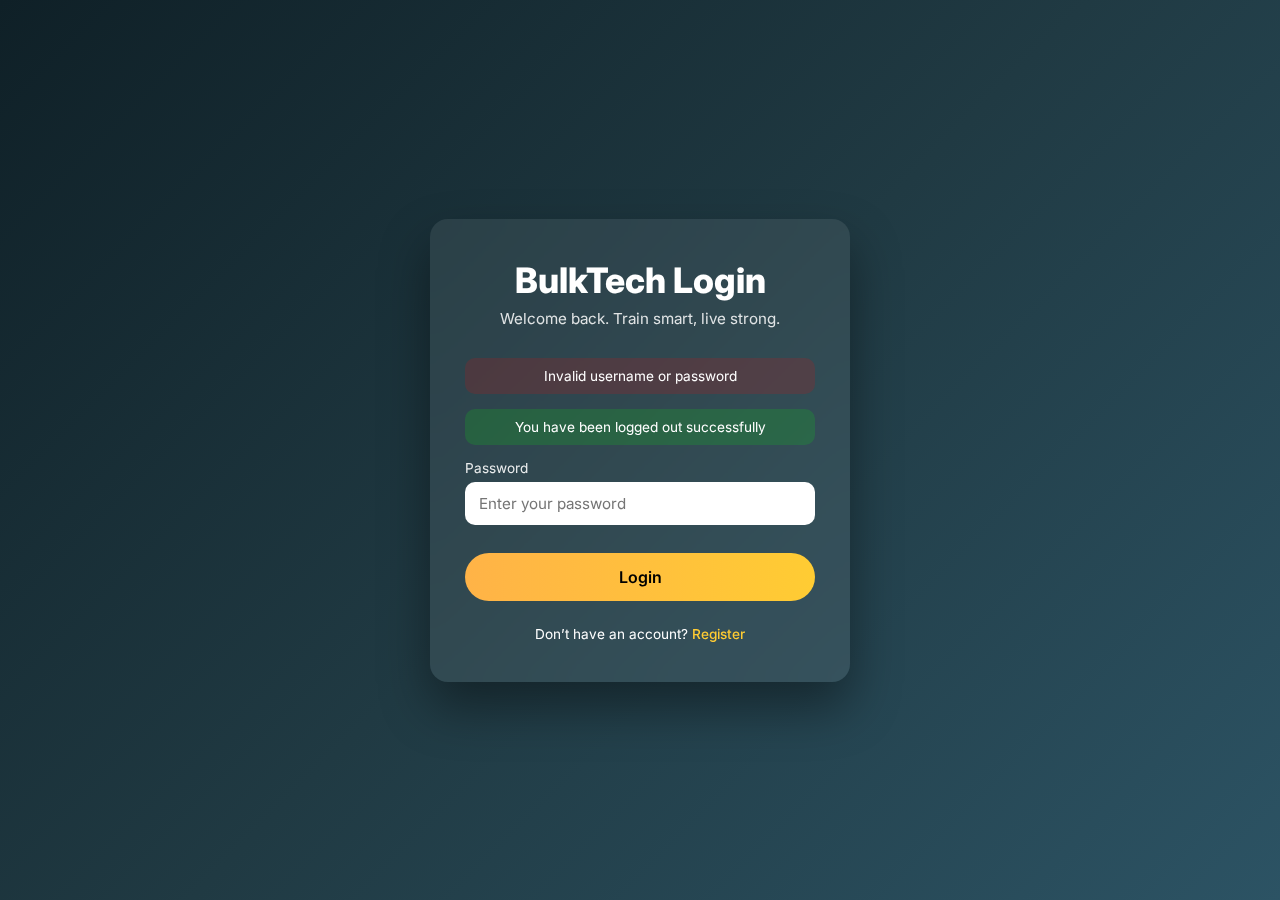
<file: src/main/resources/templates/UserLogin.html>
<!DOCTYPE html>
<html lang="en" xmlns:th="http://www.thymeleaf.org">
<head>
    <meta charset="UTF-8">
    <title>BulkTech | Login</title>
    <meta name="viewport" content="width=device-width, initial-scale=1.0">

    <!-- Google Font -->
    <link href="https://fonts.googleapis.com/css2?family=Inter:wght@300;400;600;700;800&display=swap" rel="stylesheet">

    <style>
        * {
          margin: 0;
          padding: 0;
          box-sizing: border-box;
          font-family: 'Inter', sans-serif;
        }

        body {
          min-height: 100vh;
          background: linear-gradient(135deg, #0f2027, #203a43, #2c5364);
          display: flex;
          align-items: center;
          justify-content: center;
          color: #fff;
        }

        .login-container {
          width: 100%;
          max-width: 420px;
          background: rgba(255, 255, 255, 0.08);
          backdrop-filter: blur(14px);
          border-radius: 18px;
          padding: 40px 35px;
          box-shadow: 0 25px 50px rgba(0,0,0,0.4);
        }

        .login-header {
          text-align: center;
          margin-bottom: 30px;
        }

        .login-header h1 {
          font-size: 2.2rem;
          font-weight: 800;
          margin-bottom: 8px;
        }

        .login-header p {
          font-size: 0.95rem;
          opacity: 0.85;
        }

        .form-group {
          margin-bottom: 18px;
        }

        .form-group label {
          display: block;
          margin-bottom: 6px;
          font-size: 0.85rem;
          opacity: 0.9;
        }

        .form-group input {
          width: 100%;
          padding: 12px 14px;
          border-radius: 10px;
          border: none;
          outline: none;
          font-size: 0.95rem;
        }

        .form-group input:focus {
          outline: 2px solid #ffcc33;
        }

        .login-btn {
          width: 100%;
          padding: 14px;
          border-radius: 30px;
          border: none;
          background: linear-gradient(90deg, #ffb347, #ffcc33);
          font-size: 1rem;
          font-weight: 600;
          cursor: pointer;
          color: #000;
          margin-top: 10px;
          transition: transform 0.3s ease, box-shadow 0.3s ease;
        }

        .login-btn:hover {
          transform: translateY(-2px);
          box-shadow: 0 10px 25px rgba(0,0,0,0.4);
        }

        .extra-links {
          margin-top: 25px;
          text-align: center;
          font-size: 0.85rem;
        }

        .extra-links a {
          color: #ffcc33;
          text-decoration: none;
          font-weight: 500;
        }

        .extra-links a:hover {
          text-decoration: underline;
        }

        .error-msg {
          background: rgba(255, 0, 0, 0.15);
          padding: 10px;
          border-radius: 10px;
          font-size: 0.85rem;
          margin-bottom: 15px;
          text-align: center;
        }

        .success-msg {
          background: rgba(0, 255, 0, 0.15);
          padding: 10px;
          border-radius: 10px;
          font-size: 0.85rem;
          margin-bottom: 15px;
          text-align: center;
        }

        @media (max-width: 480px) {
          .login-container {
            padding: 30px 25px;
          }
        }
    </style>
</head>
<body>

<div class="login-container">

    <div class="login-header">
        <h1>BulkTech Login</h1>
        <p>Welcome back. Train smart, live strong.</p>
    </div>

    <!-- Spring Security Messages -->
    <div th:if="${param.error}" class="error-msg">
        Invalid username or password
    </div>

    <div th:if="${param.logout}" class="success-msg">
        You have been logged out successfully
    </div>

    <!-- Login Form -->
    <form th:action="@{/daily}" method="post">


        <div class="form-group">
            <label>Password</label>
            <input type="password" name="password" placeholder="Enter your password" required>
        </div>

        <button type="submit" class="login-btn">Login</button>
    </form>

    <div class="extra-links">
        <p>Don’t have an account? <a th:href="@{/new-user}">Register</a></p>
    </div>

</div>

</body>
</html>
</file>
